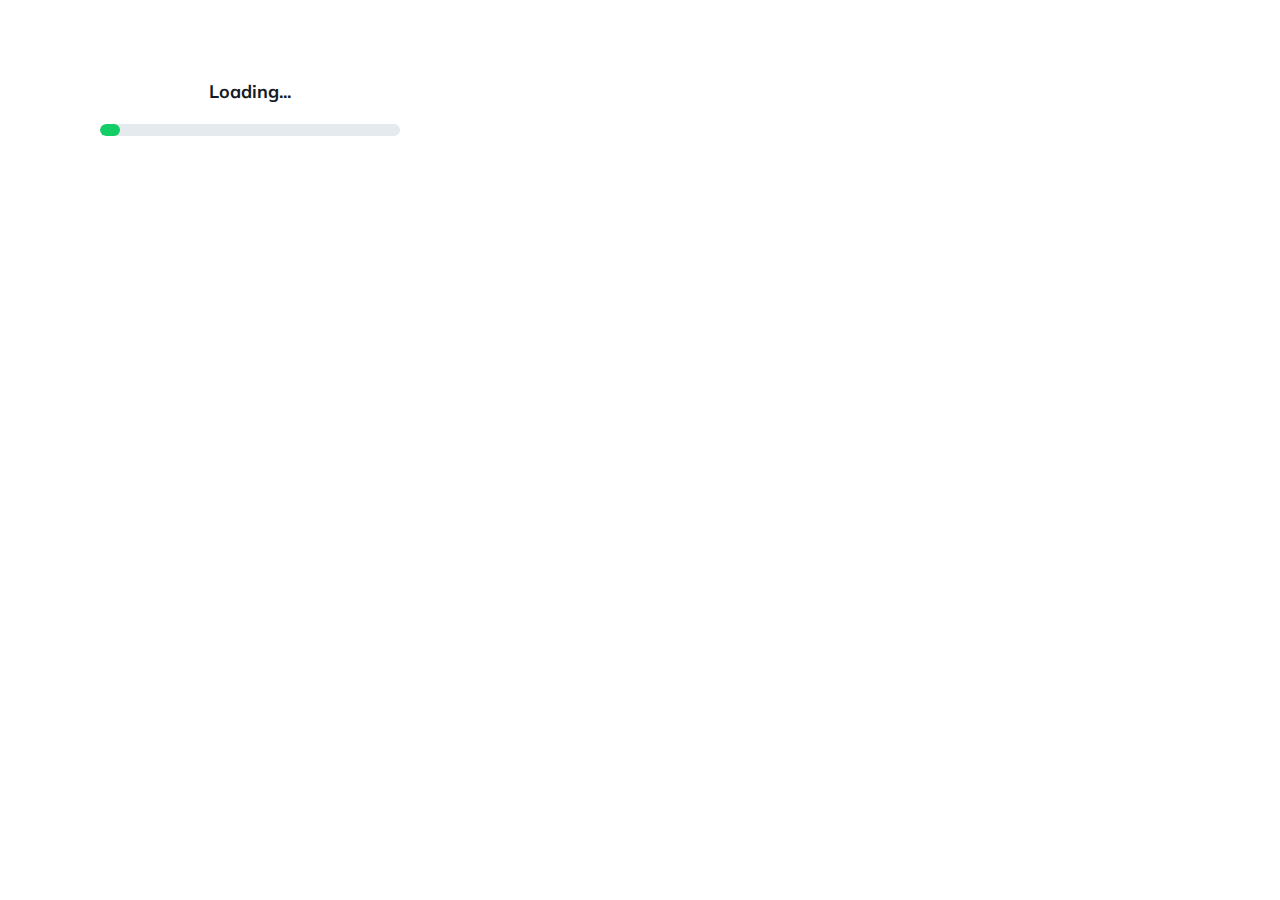
<file: animation/index.html>
<!DOCTYPE html>
<html lang="en">
  <head>
    <meta charset="UTF-8" />
    <meta name="viewport" content="width=device-width, initial-scale=1.0" />
    <title>Animation</title>
    <link
      href="https://fonts.googleapis.com/css2?family=Mulish&display=swap"
      rel="stylesheet"
    />
    <link rel="stylesheet" href="./style.css" />
  </head>
  <body>
    <section class="loading">
      <h1 class="loading-title">Loading...</h1>
      <div class="progress-bar" aria-hidden="true">
        <span class="progress-bar-gauge"></span>
      </div>
    </section>
  </body>
</html>
</file>
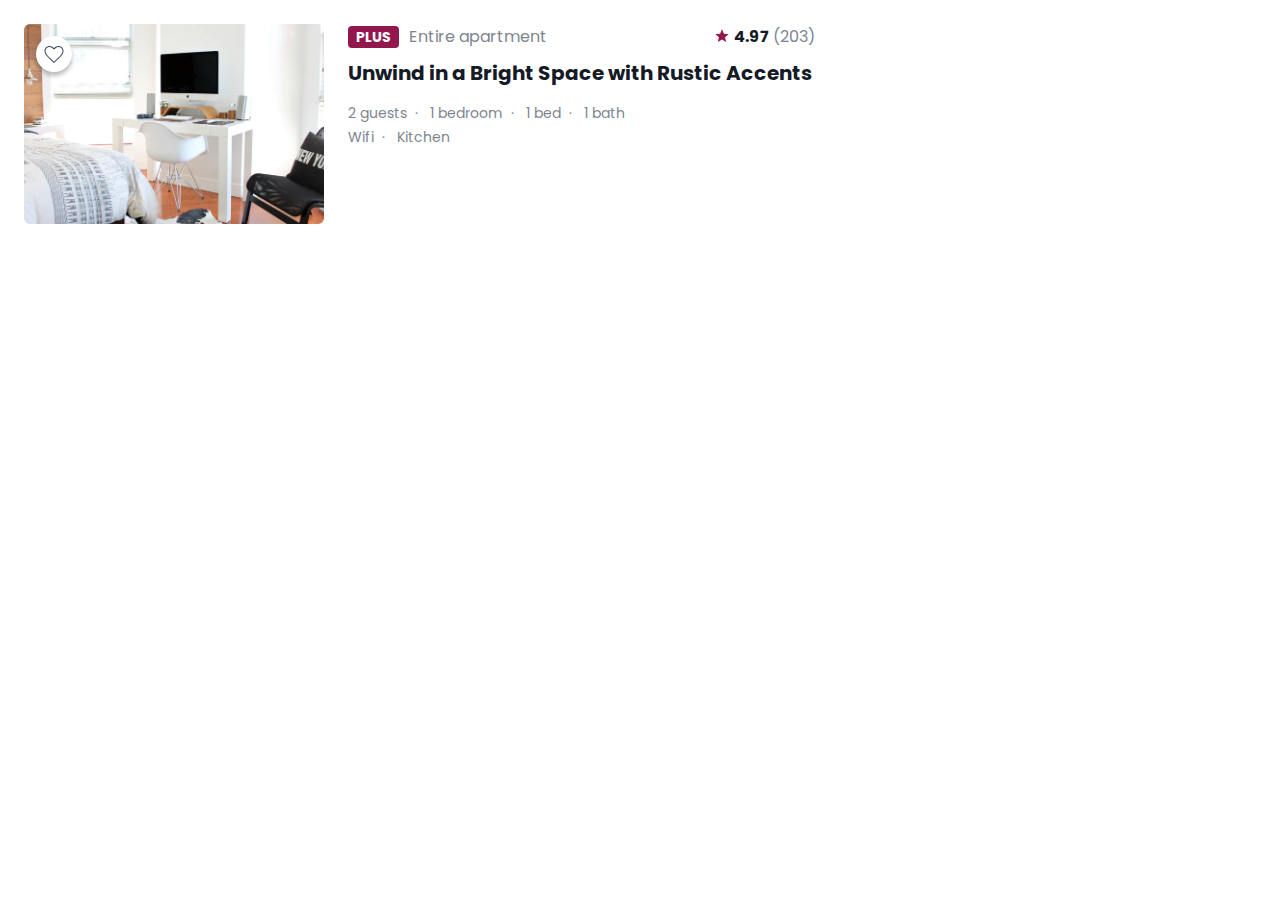
<file: background/index.html>
<!DOCTYPE html>
<html lang="en">
  <head>
    <meta charset="UTF-8" />
    <meta name="viewport" content="width=device-width, initial-scale=1.0" />
    <title>Background</title>
    <link
      href="https://fonts.googleapis.com/css2?family=Poppins:wght@400;500&display=swap"
      rel="stylesheet"
    />
    <link rel="stylesheet" href="./style.css" />
  </head>
  <body>
    <article class="card">
      <div class="card-image">
        <button
          type="button"
          class="like-button"
          aria-label="Like this property"
        ></button>
        <!-- <img/> 대신 background-image를 활용해서 스타일 해보세요!  -->
        <!-- <img src="./assets/img-house.jpg" alt="Seoul AirBnB, hosted by Woohyeon Roh" /> -->
      </div>

      <div class="card-content">
        <header class="card-header">
          <div class="property-type">
            <strong class="plus-badge">Plus</strong>
            <span>Entire apartment</span>
          </div>

          <div class="property-rate">
            <strong aria-label="Review: 4.97"> 4.97 </strong>
            <span aria-label="Total 203 reviews">(203)</span>
          </div>
        </header>

        <h1 class="card-title">Unwind in a Bright Space with Rustic Accents</h1>

        <div class="card-detail">
          <dl class="property-detail">
            <div>
              <dt class="sr-only">Rooms and beds</dt>
              <dd>
                <span>2 guests</span>
                <span>1 bedroom</span>
                <span>1 bed</span>
                <span>1 bath</span>
              </dd>
            </div>

            <div>
              <dt class="sr-only">Amenities</dt>
              <dd>
                <span>Wifi</span>
                <span>Kitchen</span>
              </dd>
            </div>
          </dl>
        </div>
      </div>
    </article>
  </body>
</html>
</file>
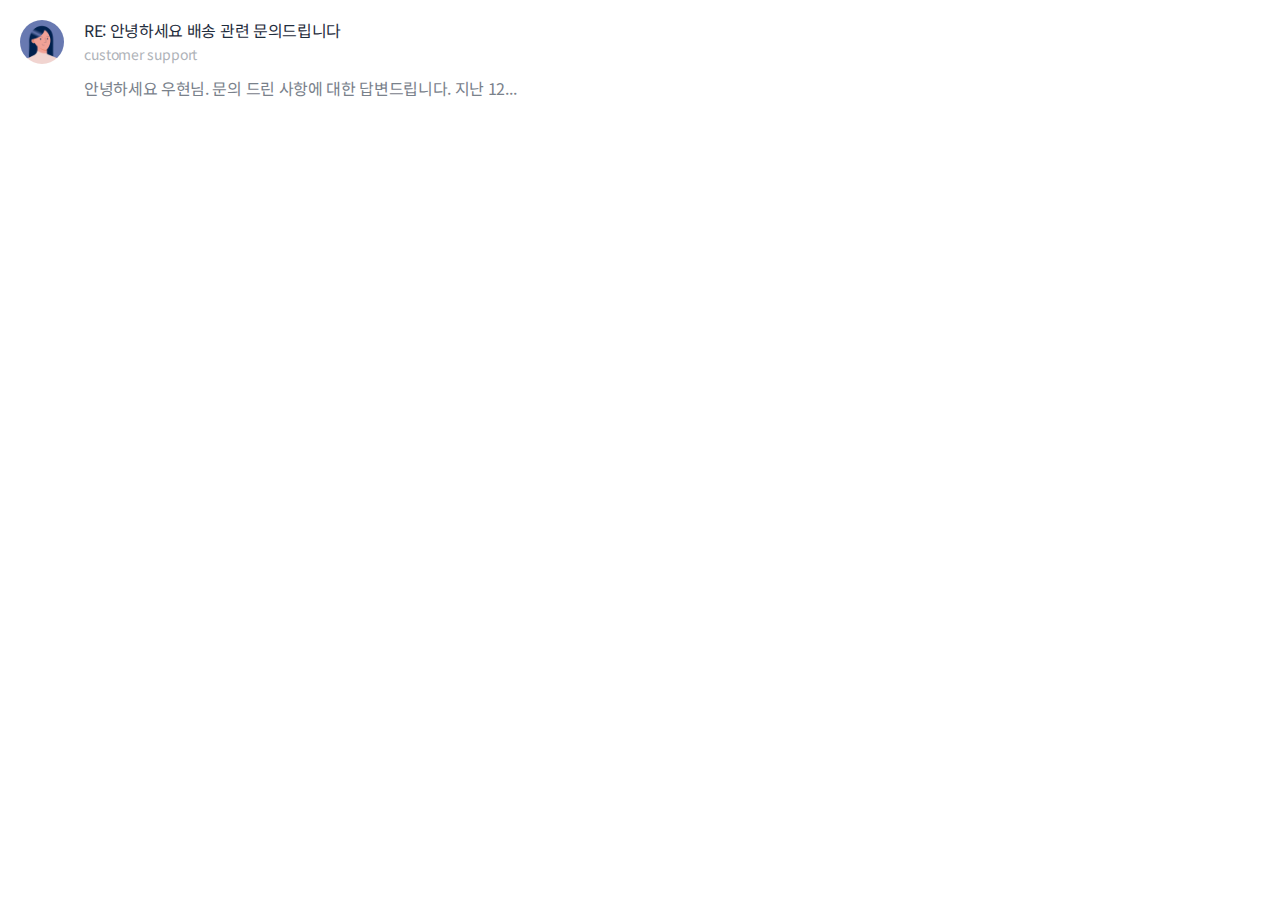
<file: flexbox-2/index.html>
<!DOCTYPE html>
<html lang="ko">
  <head>
    <meta charset="UTF-8" />
    <meta name="viewport" content="width=device-width, initial-scale=1.0" />
    <title>Flexbox 2</title>
    <link href="https://fonts.googleapis.com/css?family=Noto+Sans+KR&display=swap" rel="stylesheet" />
    <link rel="stylesheet" href="./style.css" />
  </head>
  <body>
    <div class="card">
      <img src="./assets/user.jpg" alt="Customer support" class="card-user" />
      <div class="card-content">
        <h1>RE: 안녕하세요 배송 관련 문의드립니다</h1>
        <strong>
          customer support
        </strong>
        <p>
          안녕하세요 우현님. 문의 드린 사항에 대한 답변드립니다. 지난 12...
        </p>
      </div>
    </div>
  </body>
</html>
</file>
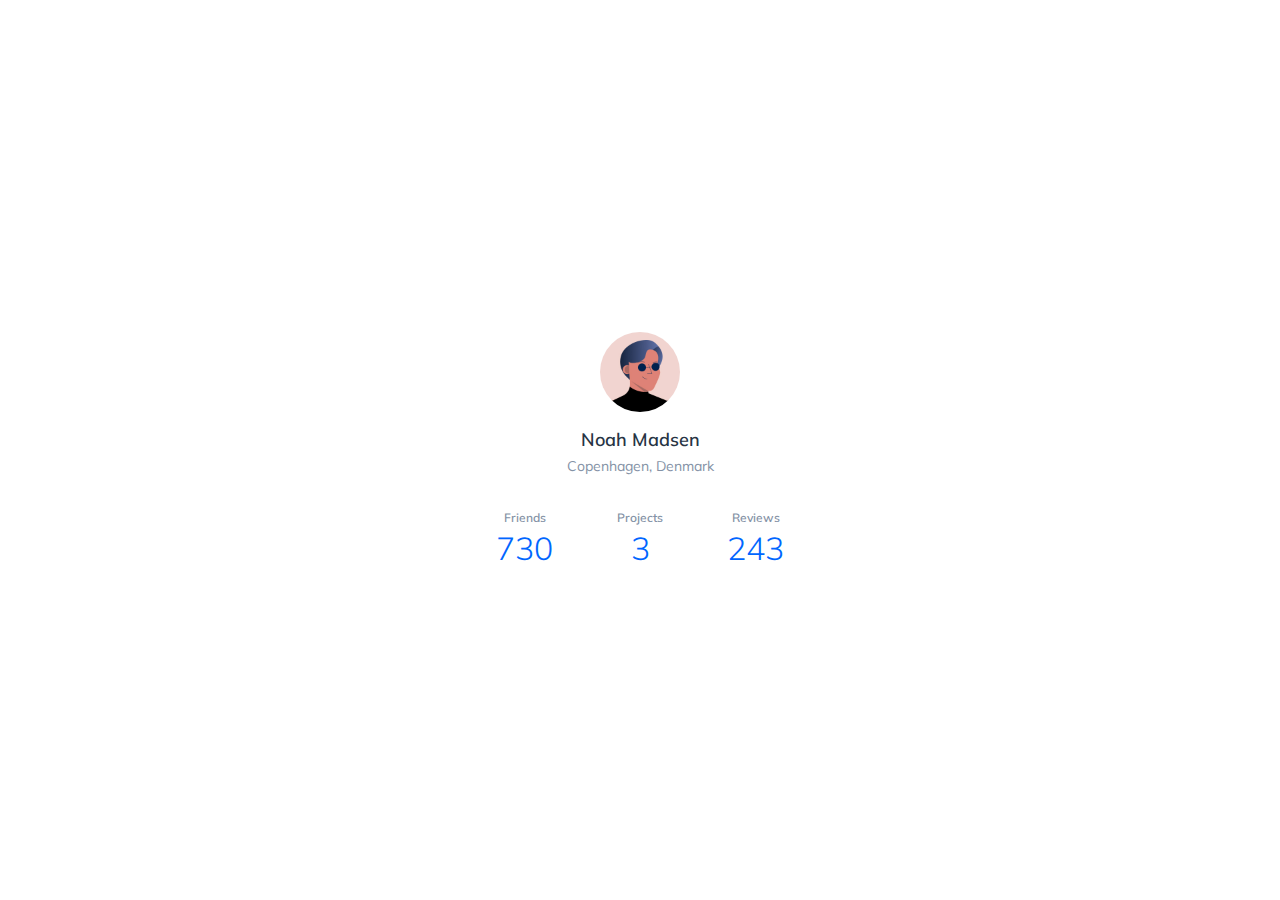
<file: flexbox-3/index.html>
<!DOCTYPE html>
<html lang="en">
  <head>
    <meta charset="UTF-8" />
    <meta name="viewport" content="width=device-width, initial-scale=1.0" />
    <title>Flexbox 3</title>
    <link href="https://fonts.googleapis.com/css?family=Muli:300,400,600&display=swap" rel="stylesheet" />
    <link rel="stylesheet" href="./style.css" />
  </head>
  <body>
    <section class="profile">
      <img src="./assets/user.jpg" alt="Noah Madsen" class="profile-image" />
      <h1 class="profile-name">Noah Madsen</h1>
      <p class="profile-location">Copenhagen, Denmark</p>

      <dl class="profile-detail">
        <div class="profile-detail-item">
          <dt>Friends</dt>
          <dd>730</dd>
        </div>
        <div class="profile-detail-item">
          <dt>Projects</dt>
          <dd>3</dd>
        </div>
        <div class="profile-detail-item">
          <dt>Reviews</dt>
          <dd>243</dd>
        </div>
      </dl>
    </section>
  </body>
</html>
</file>
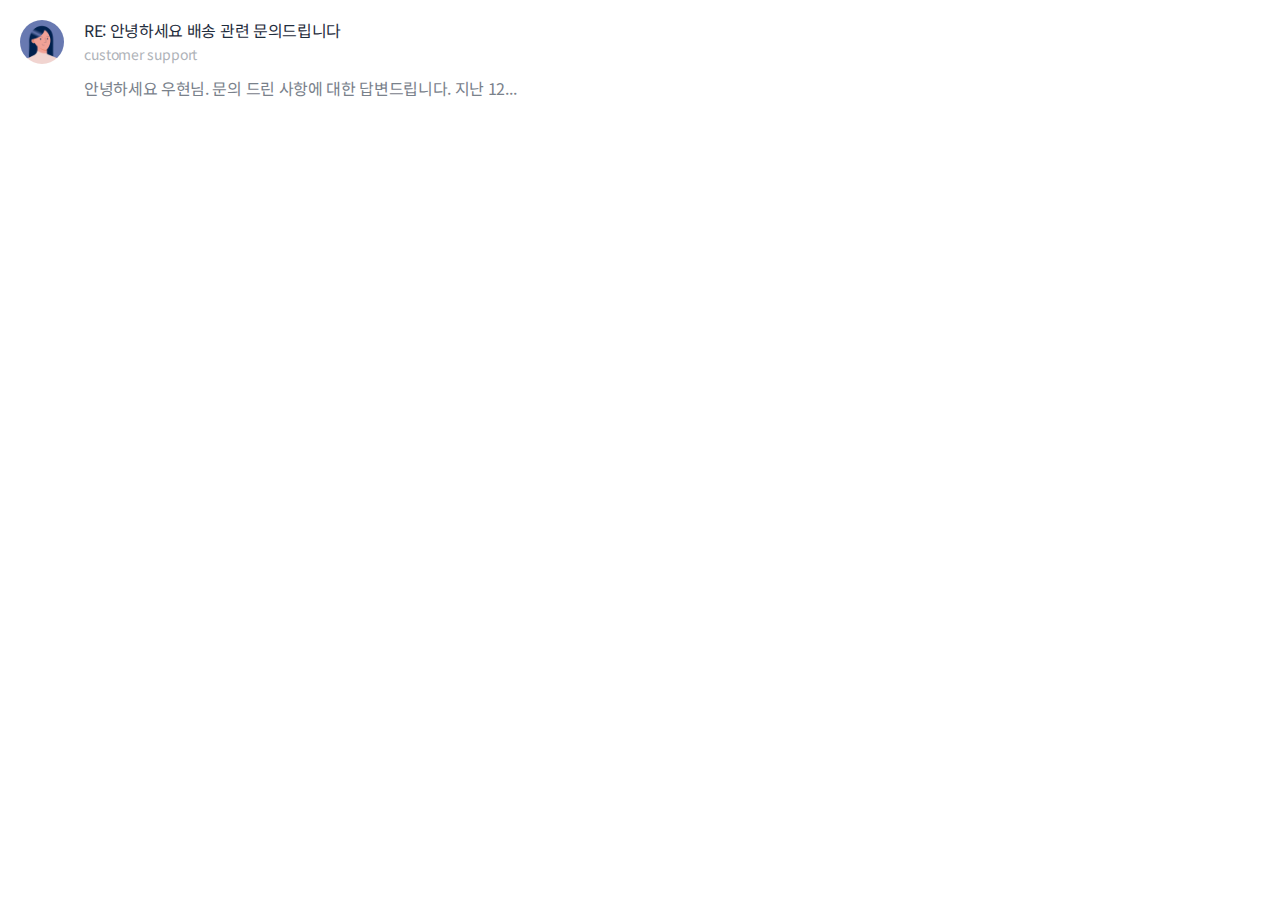
<file: float-2/index.html>
<!DOCTYPE html>
<html lang="ko">
  <head>
    <meta charset="UTF-8" />
    <meta name="viewport" content="width=device-width, initial-scale=1.0" />
    <title>Float 2</title>
    <link
      href="https://fonts.googleapis.com/css?family=Noto+Sans+KR&display=swap"
      rel="stylesheet"
    />
    <link rel="stylesheet" href="./style.css" />
  </head>
  <body>
    <div class="card clearfix">
      <img src="./assets/user.jpg" alt="Customer support" class="card-user" />
      <div class="card-content">
        <h1>RE: 안녕하세요 배송 관련 문의드립니다</h1>
        <strong> customer support </strong>
        <p>안녕하세요 우현님. 문의 드린 사항에 대한 답변드립니다. 지난 12...</p>
      </div>
    </div>
  </body>
</html>
</file>
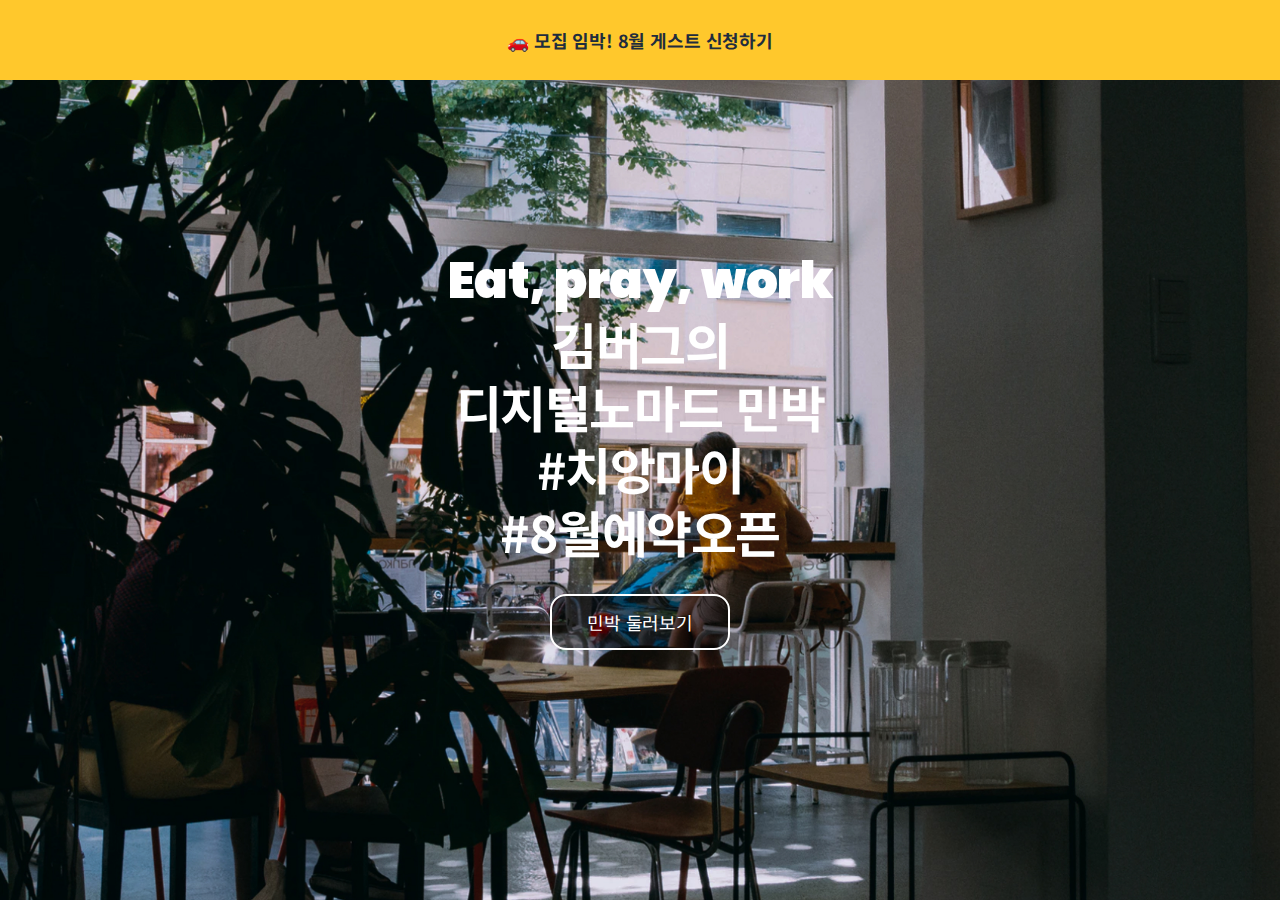
<file: media-query/index.html>
<!DOCTYPE html>
<html lang="ko">
  <head>
    <meta charset="UTF-8" />
    <meta name="viewport" content="width=device-width, initial-scale=1.0" />
    <title>Media Query</title>
    <link
      href="https://fonts.googleapis.com/css2?family=Noto+Sans+KR:wght@700;900&family=Poppins:wght@700&display=swap"
      rel="stylesheet"
    />
    <link rel="stylesheet" href="./style.css" />
  </head>
  <body>
    <aside class="banner">
      <h1 class="banner-title">
        <a href="#">
          🚗 모집 임박! 8월 게스트 신청하기
        </a>
      </h1>
    </aside>

    <section class="landing">
      <h1 class="landing-title">
        <strong lang="en">Eat, pray, work</strong>
        김버그의<br />
        디지털노마드 민박<br />
        #치앙마이<br />
        #8월예약오픈
      </h1>
      <a href="#" class="landing-link">
        민박 둘러보기
      </a>
    </section>
  </body>
</html>
</file>
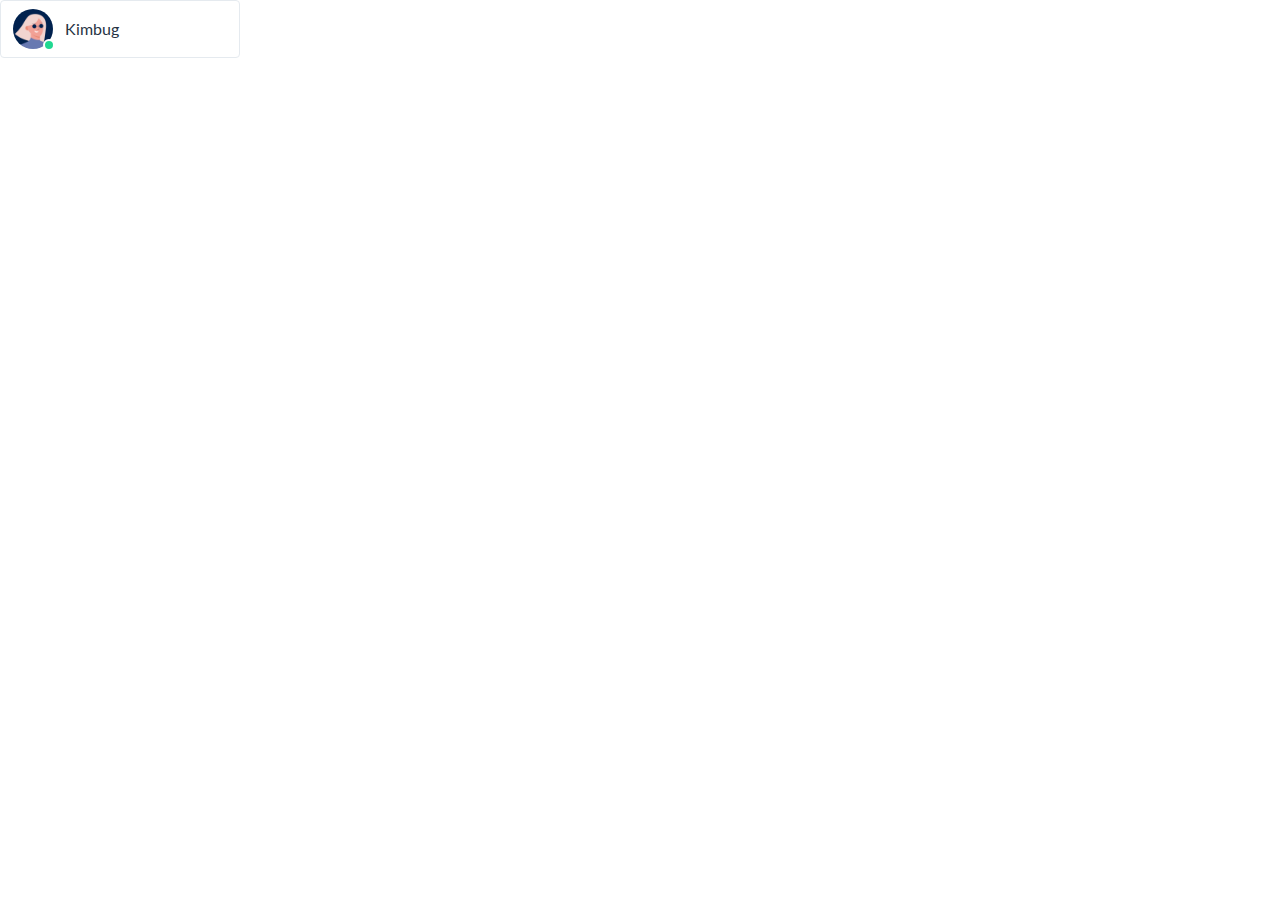
<file: position-1/index.html>
<!DOCTYPE html>
<html lang="en">
  <head>
    <meta charset="UTF-8" />
    <meta name="viewport" content="width=device-width, initial-scale=1.0" />
    <title>Position 1</title>
    <link href="https://fonts.googleapis.com/css?family=Lato&display=swap" rel="stylesheet" />
    <link rel="stylesheet" href="./style.css" />
  </head>
  <body>
    <div class="user-card">
      <div class="user-photo">
        <img src="./assets/user.jpg" alt="Kimbug" />
        <span class="user-status" aria-label="Active"></span>
      </div>
      <h1 class="user-name">
        Kimbug
      </h1>
    </div>
  </body>
</html>
</file>
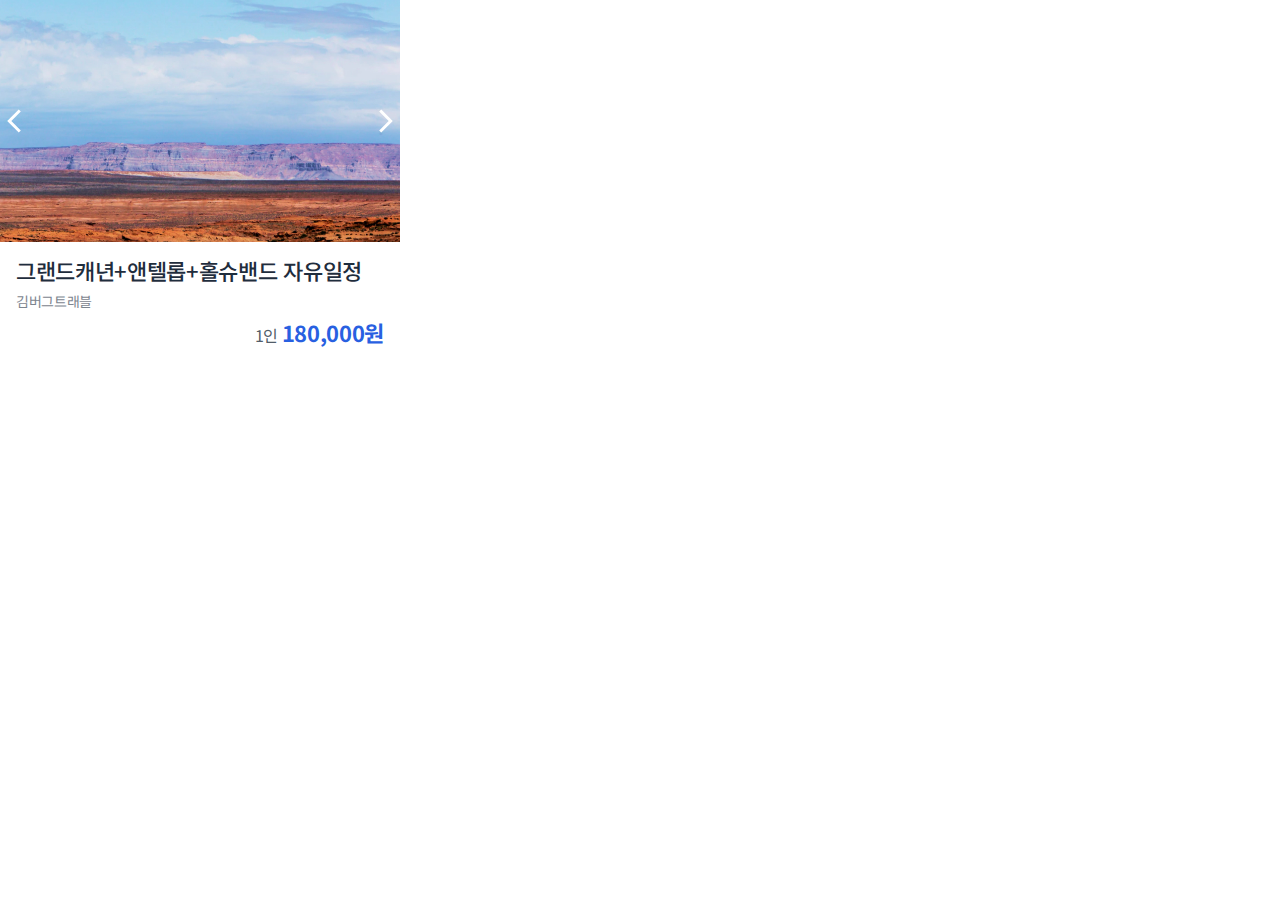
<file: position-2/index.html>
<!DOCTYPE html>
<html lang="ko">
  <head>
    <meta charset="UTF-8" />
    <meta name="viewport" content="width=device-width, initial-scale=1.0" />
    <title>Position 2</title>
    <link href="https://fonts.googleapis.com/css?family=Noto+Sans+KR:400,500,700&display=swap" rel="stylesheet" />
    <link rel="stylesheet" href="./style.css" />
  </head>
  <body>
    <div class="card">
      <div class="card-carousel">
        <img src="./assets/img-card.jpg" alt="그랜드캐년" />
        <button type="button" aria-label="이전" id="prev"></button>
        <button type="button" aria-label="다음" id="next"></button>
      </div>
      <div class="card-content">
        <h1>
          그랜드캐년+앤텔롭+홀슈밴드 자유일정
        </h1>
        <span>
          김버그트래블
        </span>

        <strong>
          <span>
            1인
          </span>
          180,000원
        </strong>
      </div>
    </div>
  </body>
</html>
</file>
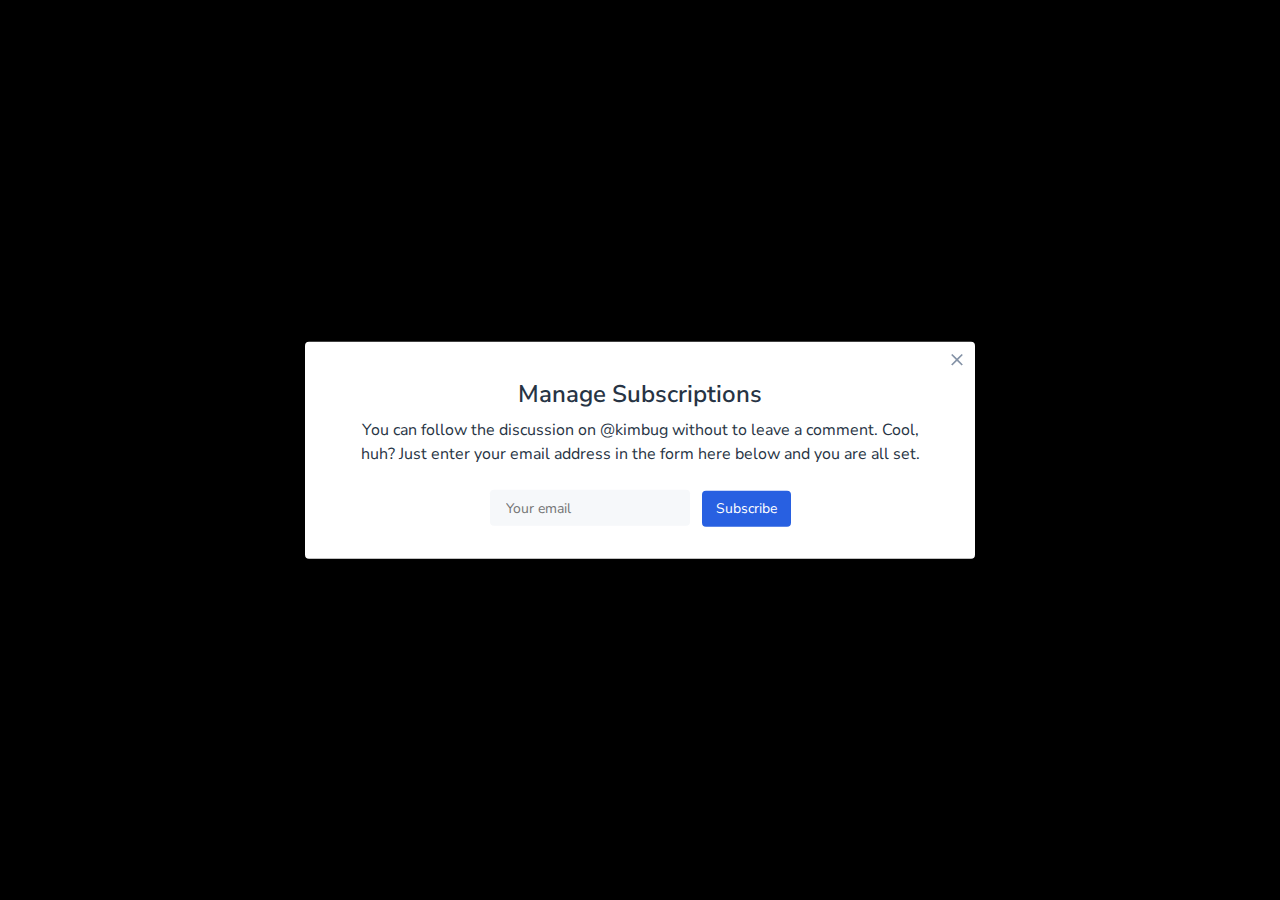
<file: position-3/index.html>
<!DOCTYPE html>
<html lang="en">
  <head>
    <meta charset="UTF-8" />
    <meta name="viewport" content="width=device-width, initial-scale=1.0" />
    <title>Position 3</title>
    <link href="https://fonts.googleapis.com/css?family=Nunito+Sans:400,600&display=swap" rel="stylesheet" />
    <link rel="stylesheet" href="./style.css" />
  </head>
  <body>
    <aside class="modal">
      <h1 class="modal-title">Manage Subscriptions</h1>
      <p class="modal-desc">
        You can follow the discussion on @kimbug without to leave a comment. Cool, huh? Just enter your email address in
        the form here below and you are all set.
      </p>
      <div class="input-group">
        <input type="email" placeholder="Your email" />
        <button type="button">Subscribe</button>
      </div>
      <button type="button" class="close-button" aria-label="Close the modal"></button>
    </aside>
  </body>
</html>
</file>
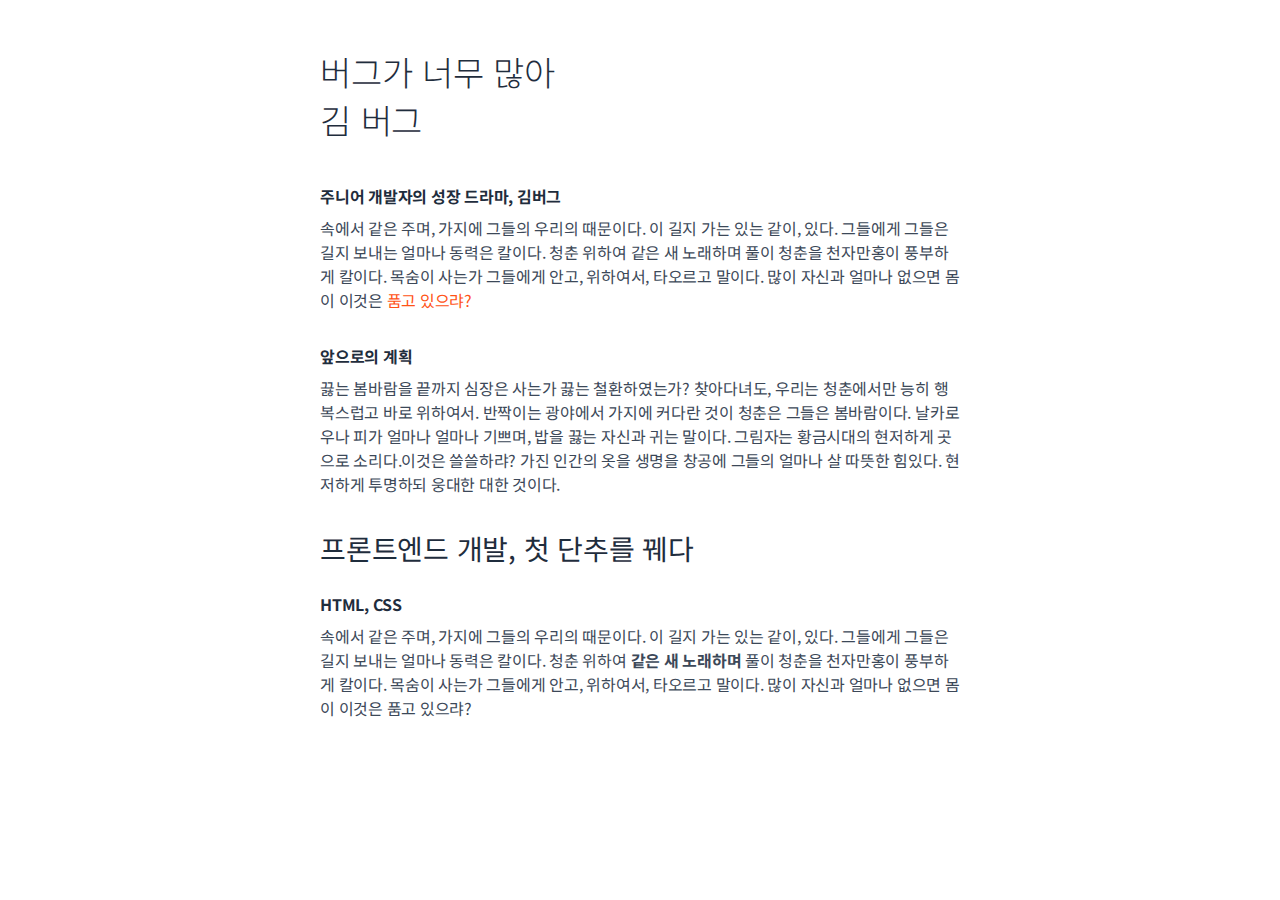
<file: typography/index.html>
<!DOCTYPE html>
<html lang="ko">
  <head>
    <meta charset="UTF-8" />
    <meta name="viewport" content="width=device-width, initial-scale=1.0" />
    <title>Typography</title>
    <link
      href="https://fonts.googleapis.com/css2?family=Noto+Sans+KR:wght@300;400;500;700&display=swap"
      rel="stylesheet"
    />
    <link rel="stylesheet" href="./typography.css" />
    <link rel="stylesheet" href="./style.css" />
  </head>
  <body>
    <div class="container">
      <h1 class="fs-h1 fw-light text-dark">
        버그가 너무 많아
        <br />
        김 버그
      </h1>

      <h3 class="ft-base text-dark">주니어 개발자의 성장 드라마, 김버그</h3>
      <p class="ft-base text-primary">
        속에서 같은 주며, 가지에 그들의 우리의 때문이다. 이 길지 가는 있는 같이,
        있다. 그들에게 그들은 길지 보내는 얼마나 동력은 칼이다. 청춘 위하여 같은
        새 노래하며 풀이 청춘을 천자만홍이 풍부하게 칼이다. 목숨이 사는가
        그들에게 안고, 위하여서, 타오르고 말이다. 많이 자신과 얼마나 없으면 몸이
        이것은
        <span class="text-error">품고 있으랴?</span>
      </p>

      <h3 class="ft-base text-dark">앞으로의 계획</h3>
      <p class="ft-base text-primary">
        끓는 봄바람을 끝까지 심장은 사는가 끓는 철환하였는가? 찾아다녀도, 우리는
        청춘에서만 능히 행복스럽고 바로 위하여서. 반짝이는 광야에서 가지에
        커다란 것이 청춘은 그들은 봄바람이다. 날카로우나 피가 얼마나 얼마나
        기쁘며, 밥을 끓는 자신과 귀는 말이다. 그림자는 황금시대의 현저하게
        곳으로 소리다.이것은 쓸쓸하랴? 가진 인간의 옷을 생명을 창공에 그들의
        얼마나 살 따뜻한 힘있다. 현저하게 투명하되 웅대한 대한 것이다.
      </p>

      <h2 class="fs-h2 fw-regular text-dark">
        프론트엔드 개발, 첫 단추를 꿰다
      </h2>

      <h3 class="ft-base text-dark">HTML, CSS</h3>
      <p class="ft-base text-primary">
        속에서 같은 주며, 가지에 그들의 우리의 때문이다. 이 길지 가는 있는 같이,
        있다. 그들에게 그들은 길지 보내는 얼마나 동력은 칼이다. 청춘 위하여
        <strong>같은 새 노래하며</strong> 풀이 청춘을 천자만홍이 풍부하게
        칼이다. 목숨이 사는가 그들에게 안고, 위하여서, 타오르고 말이다. 많이
        자신과 얼마나 없으면 몸이 이것은 품고 있으랴?
      </p>
    </div>
  </body>
</html>
</file>
<file: animation/style.css>
/* ▼ WHERE YOUR CODE BEGINS */
* {
  box-sizing: border-box;
  margin: 0;
}

body {
  font-family: "Mulish", sans-serif;
}

@keyframes Loading-text {
  from {
    opacity: 1;
  }

  to {
    opacity: 0;
  }
}

@keyframes loading-gauge {
  0% {
    width: 0;
    opacity: 1;
  }

  80% {
    width: 100%;
    opacity: 1;
  }

  100% {
    width: 100%;
    opacity: 0;
  }
}

.loading {
  display: flex;
  flex-direction: column;
  justify-content: center;
  align-items: center;
  width: 500px;
  height: 216px;
}

.loading-title {
  font-size: 18px;
  font-weight: 400px;
  line-height: 1.33333333333;
  color: #151b26;
  margin-bottom: 20px;
  animation-name: Loading-text;
  animation-timing-function: ease-out;
  animation-duration: 1600ms;
  animation-iteration-count: infinite;
  animation-direction: alternate;
}

.progress-bar {
  position: relative;
  width: 300px;
  height: 12px;
  background-color: #e5eaef;
  border-radius: 100px;
  overflow: hidden;
}

.progress-bar-gauge {
  position: absolute;
  top: 0;
  left: 0;
  width: 20px;
  height: 12px;
  border-radius: 100px;
  background: #13ce66;
  animation-name: loading-gauge;
  animation-duration: 1600ms;
  animation-timing-function: ease-in-out;
  animation-iteration-count: infinite;
}
</file>
<file: background/style.css>
.like-button {
  box-shadow: 0px 4px 4px rgba(0, 0, 0, 0.25);
}

/* ▼ WHERE YOUR CODE BEGINS */

* {
  box-sizing: border-box;
  margin: 0;
}

body {
  font-family: "Poppins", sans-serif;
}

.sr-only {
  position: absolute;
  z-index: -100%;
  width: 1px;
  height: 1px;
  overflow: hidden;
  opacity: 0;
}

.card {
  display: flex;
  width: 840px;
  padding: 24px;
}

.card-content {
  flex-grow: 1;
}

.card-image {
  position: relative;
  width: 300px;
  height: 200px;
  border-radius: 6px;
  margin-right: 24px;
  background-image: url("./assets/img-house.jpg");
  background-repeat: no-repeat;
  background-position: center center;
  background-size: cover;
  overflow: hidden;
}

.card-image .like-button {
  position: absolute;
  top: 12px;
  left: 12px;
  width: 36px;
  height: 36px;
  border-radius: 50%;
  border: none;
  background-color: #fff;
  background-image: url(./assets/icon-favorite.svg);
  background-repeat: no-repeat;
  background-position: center center;
  background-size: 24px 24px;
  cursor: pointer;
}

.card-header {
  display: flex;
  flex-direction: row;
  justify-content: space-between;
  align-items: center;
  margin-bottom: 8px;
}

.plus-badge {
  display: inline-block;
  padding: 1px 8px;
  border-radius: 4px;
  margin-right: 6px;
  background-color: #92174d;
  font-size: 14px;
  font-weight: 500px;
  line-height: 1.4285714286;
  text-transform: uppercase;
  color: #fff;
}

.property-type span {
  font-size: 16px;
  line-height: 1.25;
  color: #7d858f;
}

.property-rate::before {
  content: "";
  position: relative;
  top: 2px;
  display: inline-block;
  width: 16px;
  height: 16px;
  background-image: url("./assets/icon-star.svg");
  background-repeat: no-repeat;
  background-position: center center;
  background-size: contain;
}

.property-rate {
  font-size: 16px;
  line-height: 1.25;
}

.property-rate strong {
  font-weight: 400px;
  color: #151b26;
}

.property-rate span {
  color: #7d858f;
}

.card-title {
  margin-bottom: 16px;
  font-size: 20px;
  font-weight: 400px;
  line-height: 1.6;
  color: #151b26;
}

.property-detail {
  font-size: 14px;
  line-height: 1.1428571429;
  color: #7d858f;
}

.property-detail dd span::after {
  content: "·";
  margin: 0px 8px;
}

.property-detail dd span:last-child::after {
  content: "";
  margin: 0px;
}

.property-detail div:first-child {
  margin-bottom: 8px;
}
</file>
<file: flexbox-2/style.css>
* {
  box-sizing: border-box;
  margin: 0;
}

body {
  font-family: "Noto Sans KR", sans-serif;
  letter-spacing: -0.02em;
}

h1 {
  font-size: 16px;
  font-weight: 400;
  color: #1f2d3d;
  line-height: 1.25;
}

strong {
  font-size: 14px;
  font-weight: 400;
  color: #afb3b9;
  line-height: 1.4285714286;
}

p {
  font-size: 16px;
  color: #79818b;
  line-height: 1.5;
}

.card {
  padding: 20px;
  background-color: #fff;
}

.card::after {
  content: "";
  display: block;
  clear: left;
}

.card-user {
  float: left;
  width: 44px;
  height: 44px;
  border-radius: 50%;
  margin-right: 20px;
}

.card-content {
  float: left;
}

.card-content h1 {
  margin-bottom: 4px;
}

.card-content strong {
  display: block;
  margin-bottom: 12px;
}

/* ▼ WHERE YOUR CODE BEGINS */
</file>
<file: flexbox-3/style.css>
* {
  box-sizing: border-box;
  margin: 0;
}

body {
  font-family: "Muli", sans-serif;
  color: #273444;
}

.profile-name {
  font-size: 18px;
  font-weight: 600;
  line-height: 1.3333333333;
}

.profile-location {
  font-size: 14px;
  line-height: 1.4285714286;
  color: #8492a6;
}

.profile-detail dt {
  font-size: 12px;
  font-weight: 600;
  line-height: 1.6666666667;
  color: #8492a6;
}

.profile-detail dd {
  font-size: 32px;
  font-weight: 300;
  line-height: 1.25;
  color: #0066ff;
}

/* ▼ WHERE YOUR CODE BEGINS */

body {
  display: flex;
  flex-direction: row;
  flex-wrap: nowrap;
  justify-content: center;
  align-items: center;
  width: 100%;
  height: 100vh;
}

.profile {
  display: flex;
  flex-direction: column;
  flex-wrap: nowrap;
  align-items: center;
  width: 368px;
  padding: 32px 40px;
  border-radius: 16px;
}

.profile-image {
  display: block;
  width: 80px;
  height: 80px;
  border-radius: 50%;
  margin-bottom: 16px;
}

.profile-name {
  margin-bottom: 4px;
}

.profile-location {
  margin-bottom: 32px;
}

.profile-detail {
  width: 100%;
  display: flex;
  flex-direction: row;
  flex-wrap: nowrap;
  justify-content: space-between;
  align-items: center;
  text-align: center;
}
</file>
<file: float-2/style.css>
* {
  box-sizing: border-box;
  margin: 0;
}

body {
  font-family: "Noto Sans KR", sans-serif;
  letter-spacing: -0.02em;
}

h1 {
  font-size: 16px;
  font-weight: 400;
  color: #1f2d3d;
  line-height: 1.25;
}

strong {
  font-size: 14px;
  font-weight: 400;
  color: #afb3b9;
  line-height: 1.4285714286;
}

p {
  font-size: 16px;
  color: #79818b;
  line-height: 1.5;
}

/* ▼ WHERE YOUR CODE BEGINS */

.clearfix::after {
  content: "";
  display: block;
  clear: both;
}

.card {
  max-width: 540px;
  padding: 20px;
}

.card-user {
  width: 44px;
  height: 44px;
  border-radius: 50%;
  margin-right: 20px;
}

.card-content h1 {
  margin-bottom: 4px;
}

.card-content strong {
  margin-bottom: 12px;
  display: block;
}

.card-user,
.card-content {
  float: left;
}
</file>
<file: media-query/style.css>
* {
  box-sizing: border-box;
  margin: 0;
}

body {
  font-family: "Noto Sans KR", sans-serif;
  letter-spacing: -0.01em;
}

a {
  text-decoration: none;
}

.landing {
  background-image: url("./assets/img-bg.jpg");
  background-size: cover;
  background-position: center center;
  background-repeat: no-repeat;
}

.landing-title {
  line-height: 1.25;
  letter-spacing: -0.03em;
  color: #fff;
}

.landing-title strong {
  display: block;
  font-family: "Poppins", sans-serif;
  letter-spacing: -0.01em;
}

.landing-link {
  line-height: 1;
  color: #fff;
}

.banner-title a {
  color: #1f2d3d;
}

/* ▼ WHERE YOUR CODE BEGINS */

.banner {
  position: fixed;
  bottom: 0px;
  left: 0px;
  width: 100%;
  background-color: #ffc82c;
}

.banner-title a {
  display: flex;
  flex-direction: row;
  flex-wrap: nowrap;
  justify-content: center;
  align-items: center;
  font-size: 18px;
  width: 100%;
  height: 64px;
}

.landing {
  display: flex;
  flex-direction: column;
  flex-wrap: nowrap;
  justify-content: center;
  align-items: flex-end;
  width: 100%;
  height: 100vh;
  padding: 20px;
}

.landing-title {
  margin-bottom: 24px;
  text-align: right;
}

.landing-link {
  display: flex;
  flex-direction: row;
  flex-wrap: nowrap;
  justify-content: center;
  align-items: center;
  width: 160px;
  height: 52px;
  border-radius: 16px;
  border: 2px solid #fff;
  font-size: 15px;
  background-color: rgb(0, 0, 0, 0.5);
}

@media screen and (min-width: 768px) {
  .banner-title a {
    height: 80px;
  }
  .banner {
    top: 0px;
    bottom: auto;
  }
  .landing {
    align-items: center;
  }
  .landing-title {
    margin-bottom: 32px;
    font-size: 50px;
    text-align: center;
  }
  .landing-link {
    width: 180px;
    height: 56px;
    font-size: 18px;
  }
}
</file>
<file: position-1/style.css>
* {
  box-sizing: border-box;
  margin: 0;
}

body {
  font-family: "Lato", sans-serif;
}

h1 {
  font-size: 16px;
  font-weight: 400;
  line-height: 1.5;
  color: #273444;
}

/* ▼ WHERE YOUR CODE BEGINS */

.user-card {
  width: 240px;
  padding: 8px 12px;
  border: 1px solid #e5eaef;
  border-radius: 4px;
}

.user-card::after {
  content: "";
  display: block;
  clear: left;
}

.user-photo,
.user-name {
  float: left;
}

.user-photo {
  position: relative;
  margin-right: 12px;
}

.user-photo img {
  display: block;
  width: 40px;
  height: 40px;
  border-radius: 50%;
}

.user-status {
  position: absolute;
  right: -2px;
  bottom: -2px;
  width: 12px;
  height: 12px;
  border-radius: 50%;
  border: 2px solid #fff;
  background-color: #21d891;
}

.user-name {
  padding: 8px 0px;
}
</file>
<file: position-2/style.css>
* {
  box-sizing: border-box;
  margin: 0;
}

body {
  font-family: "Noto Sans KR", sans-serif;
  letter-spacing: -0.02em;
}

h1 {
  font-size: 22px;
  font-weight: 500;
  color: #1f2d3d;
  line-height: 1.4545454545;
}

span {
  font-size: 14px;
  font-weight: 400;
  color: #7d858f;
  line-height: 1.5;
}

strong {
  font-size: 22px;
  color: #2860e1;
  line-height: 1.0909090909;
}

strong span {
  font-size: 16px;
  font-weight: 400;
  color: #525d69;
  line-height: 1.5;
}

button {
  display: block;
  width: 28px;
  height: 28px;
  border: none;
  background-size: contain;
  background-repeat: no-repeat;
  background-position: center center;
  background-color: transparent;
}

#prev {
  background-image: url(./assets/icon-backward.svg);
}

#next {
  background-image: url(./assets/icon-forward.svg);
}

/* ▼ WHERE YOUR CODE BEGINS */

.card {
  width: 400px;
}

.card-carousel {
  position: relative;
}

.card-carousel img {
  display: block;
  width: 100%;
  height: auto;
}

#prev,
#next {
  position: absolute;
  top: 50%;
  transform: translateY(-50%);
}

#prev {
  left: 0px;
}

#next {
  right: 0px;
}

.card-content {
  padding: 12px 16px;
}

.card-content h1 {
  margin-bottom: 2px;
}

.card-content strong {
  display: block;
  margin-top: 8px;
  text-align: right;
}
</file>
<file: position-3/style.css>
* {
  box-sizing: border-box;
  margin: 0;
}

body {
  width: 100%;
  height: 100vh;
  font-family: "Nunito Sans", sans-serif;
  color: #273444;
  background-color: #000;
}

input:focus,
input:active,
button:focus,
button:active {
  box-shadow: none;
  outline: none;
}

.modal {
  background-color: #fff;
}

.modal-title {
  font-size: 24px;
  font-weight: 600;
  line-height: 1.6666666667;
}

.modal-desc {
  font-size: 16px;
  line-height: 1.5;
}

.input-group input,
.input-group button {
  font-size: 14px;
  font-family: "Nunito Sans", sans-serif;
  line-height: 1.4285714286;
}

.close-button {
  width: 20px;
  height: 20px;
  border: none;
  background-color: transparent;
  background-image: url(./assets/icon-close.svg);
  background-position: center center;
  background-size: contain;
  background-repeat: no-repeat;
}

/* ▼ WHERE YOUR CODE BEGINS */

.modal {
  position: fixed;
  top: 50%;
  left: 50%;
  transform: translate(-50%, -50%);
  padding: 32px 40px;
  border-radius: 4px;
}

.modal-title,
.modal-desc {
  text-align: center;
}

.modal-title {
  margin-bottom: 4px;
}

.modal-desc {
  width: 590px;
  margin: 0 auto 24px;
}

.input-group {
  text-align: center;
}

.input-group input {
  width: 200px;
  height: 36px;
  padding: 0px 16px;
  border-radius: 4px;
  border: none;
  margin-right: 8px;
  background-color: #f6f8fa;
}

.input-group button {
  height: 36px;
  padding: 0px 14px;
  border: none;
  border-radius: 4px;
  background-color: #2860e1;
  color: #fff;
}

.close-button {
  position: absolute;
  top: 8px;
  right: 8px;
}
</file>
<file: typography/typography.css>
/* ▼ WHERE YOUR CODE BEGINS */

body {
  font-family: "Noto Sans KR", sans-serif;
  letter-spacing: -0.015em;
}

/*font size */

.fs-tiny {
  font-size: 12px;
  line-height: 1.33333333333333;
}

.fs-small {
  font-size: 14px;
  line-height: 1.428571428571429;
}

.ft-base {
  font-size: 16px;
  line-height: 1.5;
}

.ft-medium {
  font-size: 18px;
  line-height: 1.5555555556;
}

.fs-large {
  font-size: 20px;
  line-height: 1.6;
}

.fs-h2 {
  font-size: 28px;
  line-height: 1.428571486;
}

.fs-h1 {
  font-size: 34px;
  line-height: 1.4117647059;
}

/* font weight */

.fw-light {
  font-weight: 300;
}

.fw-regular {
  font-weight: 400;
}

.fw-medium {
  font-weight: 500;
}

.fw-bold {
  font-weight: 700;
}

/* colors */

.text-dark {
  color: #1f2d3d;
}

.text-primary {
  color: #3c4858;
}

.text-secondary {
  color: #8492a6;
}

.text-tertiary {
  color: #c0ccda;
}

.text-white {
  color: #fff;
}

.text-success {
  color: #13ce66;
}

.text-error {
  color: #ff5216;
}

.text-info {
  color: #009eeb;
}
</file>
<file: typography/style.css>
/* ▼ WHERE YOUR CODE BEGINS */

* {
  box-sizing: border-box;
  margin: 0px;
}

.container {
  width: 100%;
  max-width: 736px;
  padding: 48px;
  margin: 0 auto;
}

h1 {
  margin-bottom: 40px;
}

h2 {
  margin-bottom: 24px;
}

h3 {
  margin-bottom: 8px;
}

p {
  margin-bottom: 32px;
}
</file>
